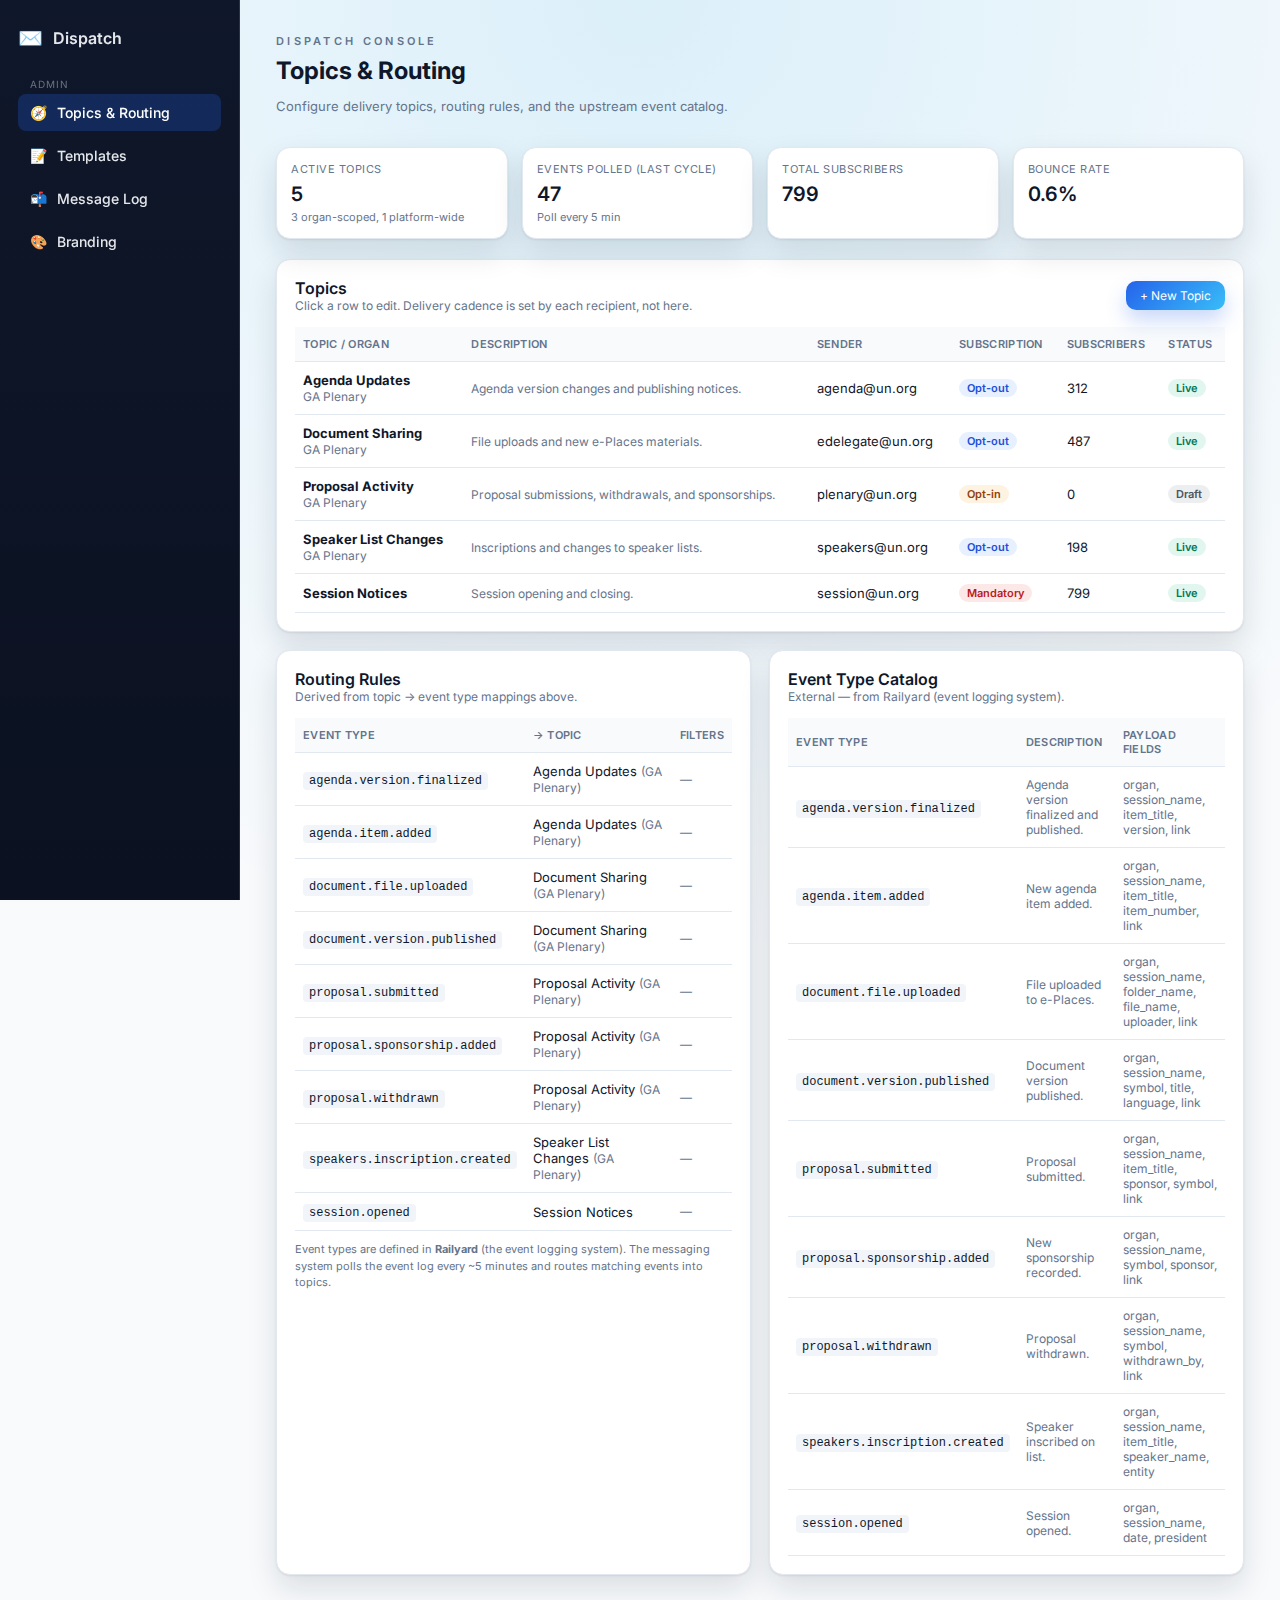
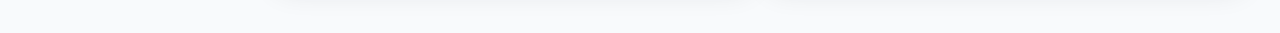
<file: index.html>
<!DOCTYPE html>
<html lang="en">
<head>
  <meta charset="UTF-8">
  <meta name="viewport" content="width=device-width, initial-scale=1.0">
  <title>Dispatch — Topics & Routing</title>
  <link href="https://fonts.googleapis.com/css2?family=Inter:wght@400;500;600;700&display=swap" rel="stylesheet">
  <link rel="stylesheet" href="styles.css">
</head>
<body data-page="topics">
  <div class="app">
    <aside class="sidebar">
      <div class="sidebar-logo">
        <span class="logo-icon">✉️</span>
        <span class="logo-text">Dispatch</span>
      </div>
      <div class="nav-section">Admin</div>
      <nav class="sidebar-nav">
        <a href="index.html" class="nav-item active">
          <span class="nav-icon">🧭</span>
          <span>Topics & Routing</span>
        </a>
        <a href="templates.html" class="nav-item">
          <span class="nav-icon">📝</span>
          <span>Templates</span>
        </a>
        <a href="messages.html" class="nav-item">
          <span class="nav-icon">📬</span>
          <span>Message Log</span>
        </a>
        <a href="branding.html" class="nav-item">
          <span class="nav-icon">🎨</span>
          <span>Branding</span>
        </a>
      </nav>
    </aside>

    <main class="main">
      <header class="page-header">
        <div>
          <div class="page-eyebrow">Dispatch Console</div>
          <h1 class="page-title">Topics & Routing</h1>
          <p class="page-subtitle">Configure delivery topics, routing rules, and the upstream event catalog.</p>
        </div>
      </header>

      <header class="summary-bar">
        <div class="summary-card">
          <div class="summary-label">Active Topics</div>
          <div class="summary-value">5</div>
          <div class="summary-trend neutral">3 organ-scoped, 1 platform-wide</div>
        </div>
        <div class="summary-card">
          <div class="summary-label">Events Polled (last cycle)</div>
          <div class="summary-value">47</div>
          <div class="summary-trend neutral">Poll every 5 min</div>
        </div>
        <div class="summary-card">
          <div class="summary-label">Total Subscribers</div>
          <div class="summary-value">799</div>
        </div>
        <div class="summary-card">
          <div class="summary-label">Bounce Rate</div>
          <div class="summary-value">0.6%</div>
        </div>
      </header>

      <!-- Topics -->
      <section class="card">
        <div class="card-header">
          <div>
            <div class="card-title">Topics</div>
            <div class="card-subtitle">Click a row to edit. Delivery cadence is set by each recipient, not here.</div>
          </div>
          <button class="button primary" id="btn-new-topic">+ New Topic</button>
        </div>
        <table class="table" id="topics-table">
          <thead>
            <tr>
              <th>Topic / Organ</th>
              <th>Description</th>
              <th>Sender</th>
              <th>Subscription</th>
              <th>Subscribers</th>
              <th>Status</th>
            </tr>
          </thead>
          <tbody></tbody>
        </table>
      </section>

      <!-- Routing -->
      <section class="grid-two">
        <div class="card">
          <div class="card-header">
            <div>
              <div class="card-title">Routing Rules</div>
              <div class="card-subtitle">Derived from topic → event type mappings above.</div>
            </div>
          </div>
          <table class="table" id="routing-table">
            <thead>
              <tr>
                <th>Event Type</th>
                <th>→ Topic</th>
                <th>Filters</th>
              </tr>
            </thead>
            <tbody></tbody>
          </table>
          <p class="footer-note">Event types are defined in <strong>Railyard</strong> (the event logging system). The messaging system polls the event log every ~5 minutes and routes matching events into topics.</p>
        </div>

        <div class="card">
          <div class="card-header">
            <div>
              <div class="card-title">Event Type Catalog</div>
              <div class="card-subtitle">External — from Railyard (event logging system).</div>
            </div>
          </div>
          <table class="table">
            <thead>
              <tr>
                <th>Event Type</th>
                <th>Description</th>
                <th>Payload Fields</th>
              </tr>
            </thead>
            <tbody id="event-catalog"></tbody>
          </table>
        </div>
      </section>
    </main>
  </div>

  <!-- Panel -->
  <div class="panel-overlay"></div>
  <div class="panel"></div>

  <script src="app.js"></script>
</body>
</html>
</file>
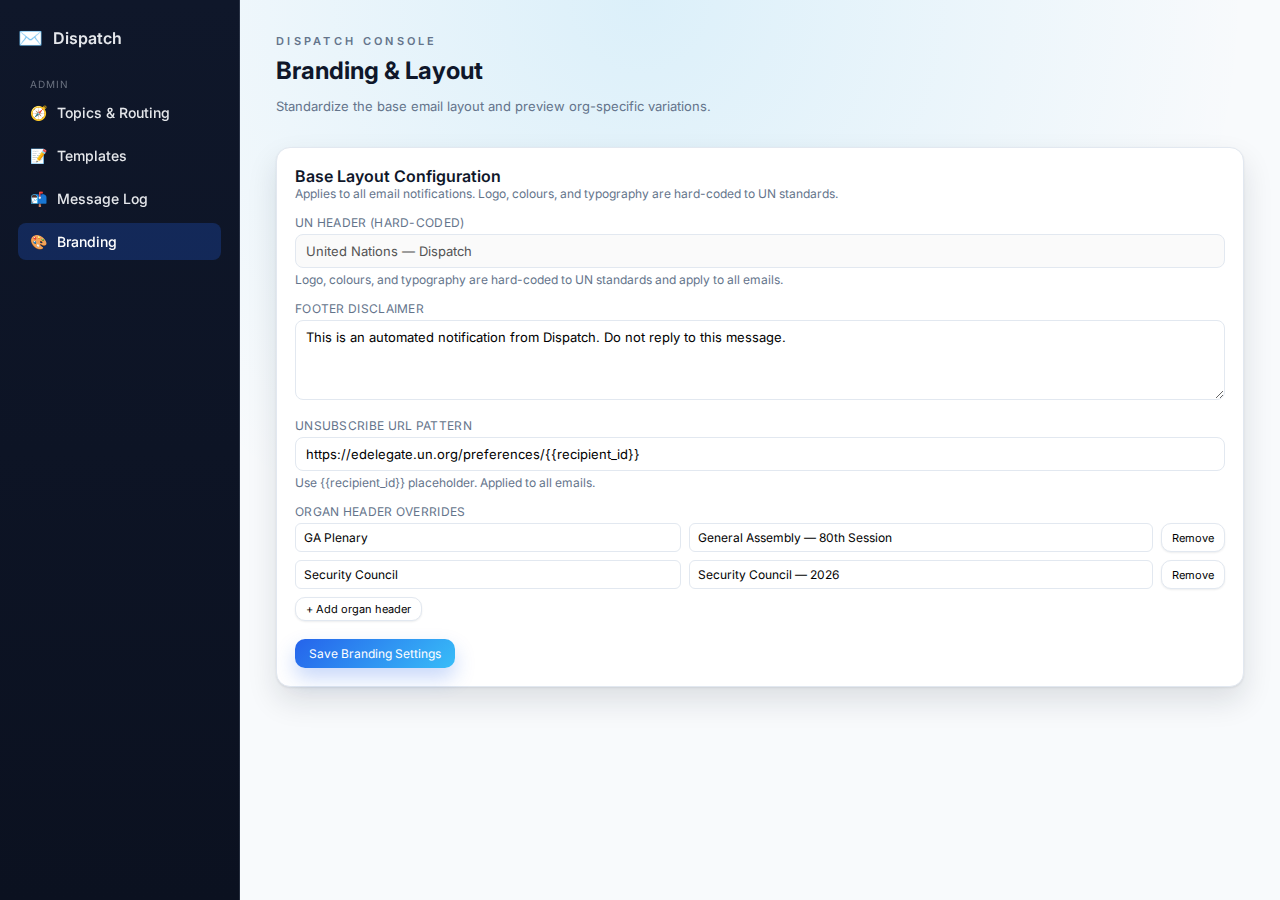
<file: branding.html>
<!DOCTYPE html>
<html lang="en">
<head>
  <meta charset="UTF-8">
  <meta name="viewport" content="width=device-width, initial-scale=1.0">
  <title>Dispatch — Branding & Layout</title>
  <link href="https://fonts.googleapis.com/css2?family=Inter:wght@400;500;600;700&display=swap" rel="stylesheet">
  <link rel="stylesheet" href="styles.css">
</head>
<body data-page="branding">
  <div class="app">
    <aside class="sidebar">
      <div class="sidebar-logo">
        <span class="logo-icon">✉️</span>
        <span class="logo-text">Dispatch</span>
      </div>
      <div class="nav-section">Admin</div>
      <nav class="sidebar-nav">
        <a href="index.html" class="nav-item">
          <span class="nav-icon">🧭</span>
          <span>Topics & Routing</span>
        </a>
        <a href="templates.html" class="nav-item">
          <span class="nav-icon">📝</span>
          <span>Templates</span>
        </a>
        <a href="messages.html" class="nav-item">
          <span class="nav-icon">📬</span>
          <span>Message Log</span>
        </a>
        <a href="branding.html" class="nav-item active">
          <span class="nav-icon">🎨</span>
          <span>Branding</span>
        </a>
      </nav>
    </aside>

    <main class="main">
      <header class="page-header">
        <div>
          <div class="page-eyebrow">Dispatch Console</div>
          <h1 class="page-title">Branding & Layout</h1>
          <p class="page-subtitle">Standardize the base email layout and preview org-specific variations.</p>
        </div>
      </header>

      <section class="card">
        <div class="card-header">
          <div>
            <div class="card-title">Base Layout Configuration</div>
            <div class="card-subtitle">Applies to all email notifications. Logo, colours, and typography are hard-coded to UN standards.</div>
          </div>
        </div>
        <div id="branding-form"></div>
      </section>

    </main>
  </div>

  <script src="app.js"></script>
</body>
</html>
</file>
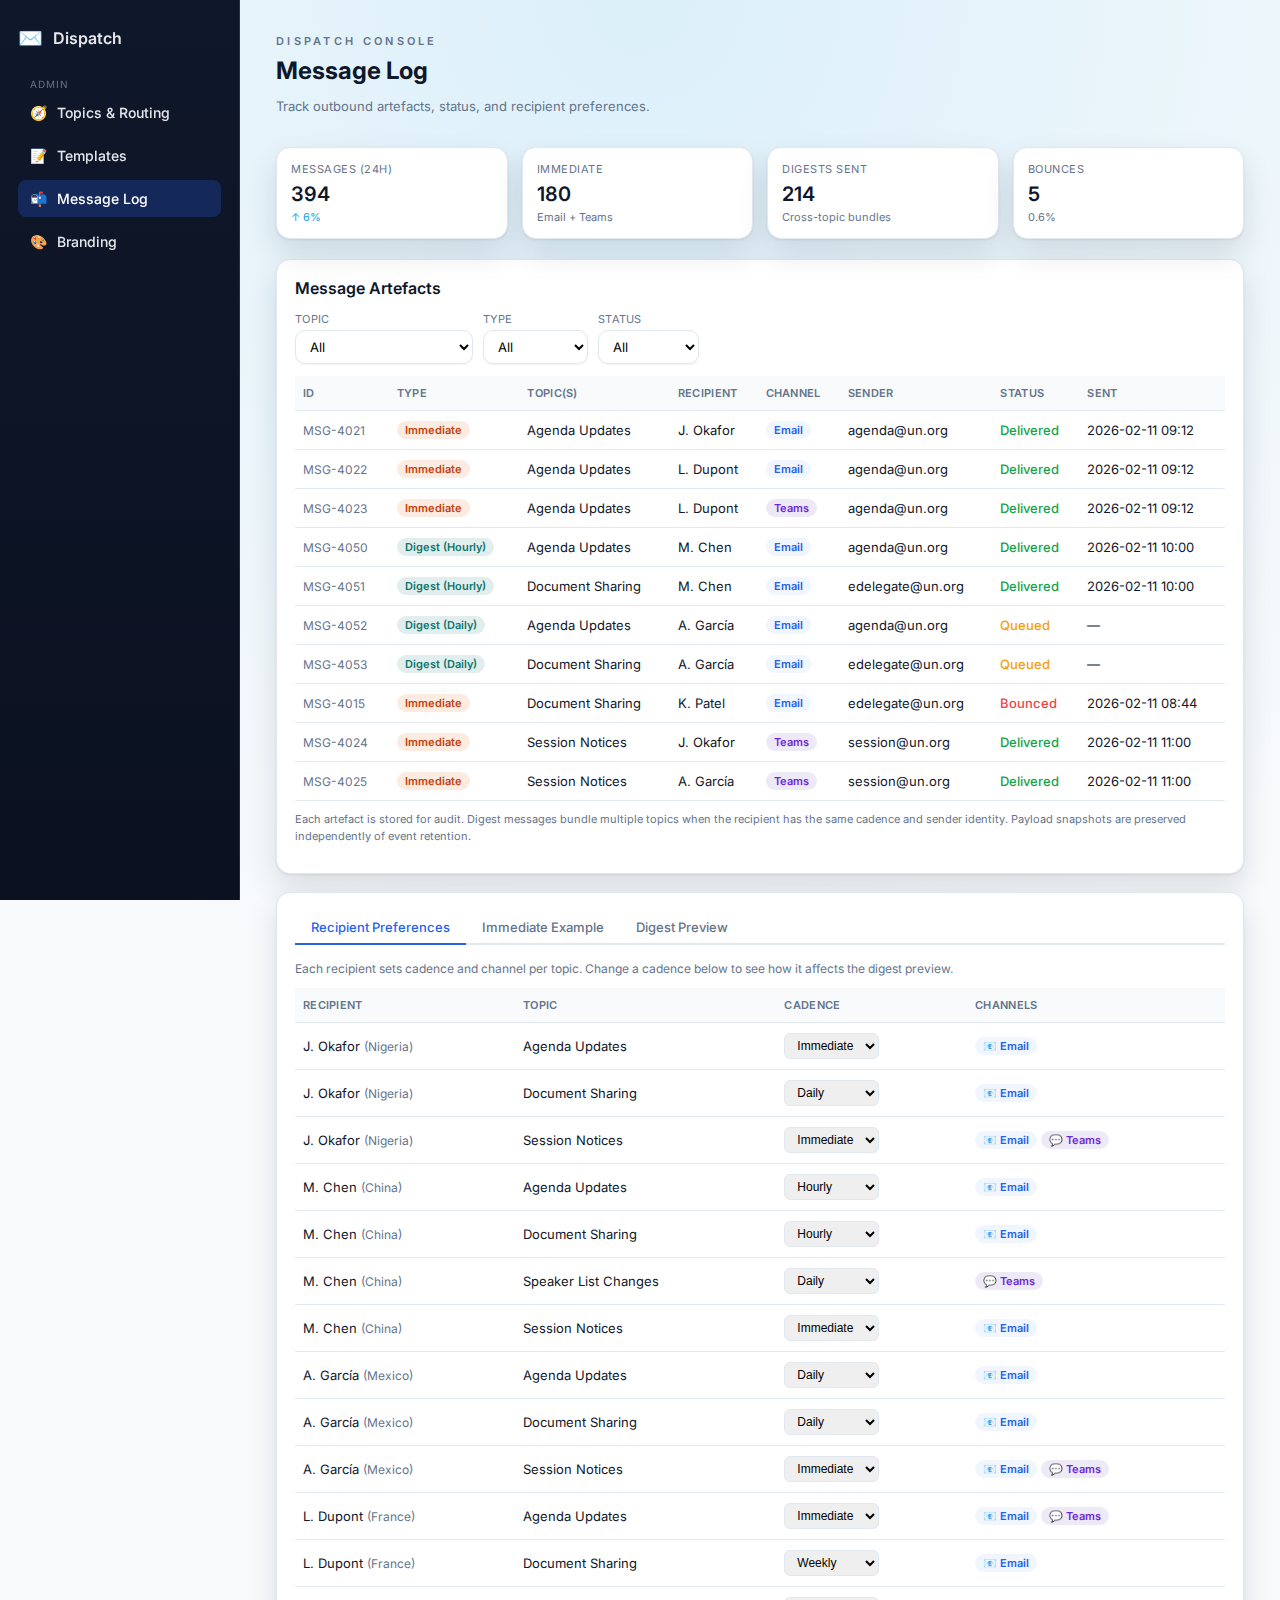
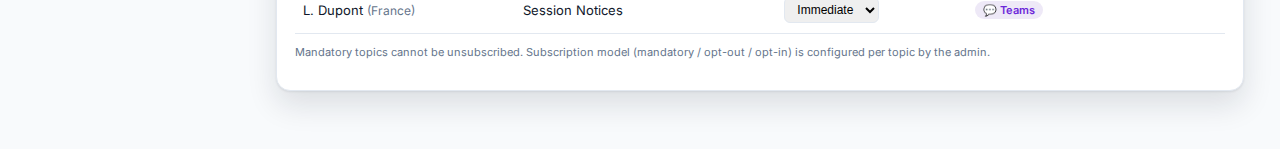
<file: messages.html>
<!DOCTYPE html>
<html lang="en">
<head>
  <meta charset="UTF-8">
  <meta name="viewport" content="width=device-width, initial-scale=1.0">
  <title>Dispatch — Message Log</title>
  <link href="https://fonts.googleapis.com/css2?family=Inter:wght@400;500;600;700&display=swap" rel="stylesheet">
  <link rel="stylesheet" href="styles.css">
</head>
<body data-page="messages">
  <div class="app">
    <aside class="sidebar">
      <div class="sidebar-logo">
        <span class="logo-icon">✉️</span>
        <span class="logo-text">Dispatch</span>
      </div>
      <div class="nav-section">Admin</div>
      <nav class="sidebar-nav">
        <a href="index.html" class="nav-item">
          <span class="nav-icon">🧭</span>
          <span>Topics & Routing</span>
        </a>
        <a href="templates.html" class="nav-item">
          <span class="nav-icon">📝</span>
          <span>Templates</span>
        </a>
        <a href="messages.html" class="nav-item active">
          <span class="nav-icon">📬</span>
          <span>Message Log</span>
        </a>
        <a href="branding.html" class="nav-item">
          <span class="nav-icon">🎨</span>
          <span>Branding</span>
        </a>
      </nav>
    </aside>

    <main class="main">
      <header class="page-header">
        <div>
          <div class="page-eyebrow">Dispatch Console</div>
          <h1 class="page-title">Message Log</h1>
          <p class="page-subtitle">Track outbound artefacts, status, and recipient preferences.</p>
        </div>
      </header>

      <header class="summary-bar">
        <div class="summary-card">
          <div class="summary-label">Messages (24h)</div>
          <div class="summary-value">394</div>
          <div class="summary-trend up">↑ 6%</div>
        </div>
        <div class="summary-card">
          <div class="summary-label">Immediate</div>
          <div class="summary-value">180</div>
          <div class="summary-trend neutral">Email + Teams</div>
        </div>
        <div class="summary-card">
          <div class="summary-label">Digests Sent</div>
          <div class="summary-value">214</div>
          <div class="summary-trend neutral">Cross-topic bundles</div>
        </div>
        <div class="summary-card">
          <div class="summary-label">Bounces</div>
          <div class="summary-value">5</div>
          <div class="summary-trend neutral">0.6%</div>
        </div>
      </header>

      <!-- Message log -->
      <section class="card">
        <div class="card-header">
          <div class="card-title">Message Artefacts</div>
        </div>
        <div class="filters" style="margin-bottom:12px">
          <div class="filter-group">
            <label>Topic</label>
            <select id="filter-msg-topic">
              <option value="">All</option>
              <option>Agenda Updates</option>
              <option>Document Sharing</option>
              <option>Proposal Activity</option>
              <option>Speaker List Changes</option>
              <option>Session Notices</option>
            </select>
          </div>
          <div class="filter-group">
            <label>Type</label>
            <select id="filter-msg-type">
              <option value="">All</option>
              <option>Immediate</option>
              <option>Digest</option>
            </select>
          </div>
          <div class="filter-group">
            <label>Status</label>
            <select id="filter-msg-status">
              <option value="">All</option>
              <option>Delivered</option>
              <option>Queued</option>
              <option>Bounced</option>
            </select>
          </div>
        </div>
        <table class="table" id="message-table">
          <thead>
            <tr>
              <th>ID</th>
              <th>Type</th>
              <th>Topic(s)</th>
              <th>Recipient</th>
              <th>Channel</th>
              <th>Sender</th>
              <th>Status</th>
              <th>Sent</th>
            </tr>
          </thead>
          <tbody></tbody>
        </table>
        <p class="footer-note">Each artefact is stored for audit. Digest messages bundle multiple topics when the recipient has the same cadence and sender identity. Payload snapshots are preserved independently of event retention.</p>
      </section>

      <!-- Tabbed section: preferences + previews -->
      <section class="card">
        <div class="tabs">
          <button class="tab active" data-tab="#tab-prefs">Recipient Preferences</button>
          <button class="tab" data-tab="#tab-immediate">Immediate Example</button>
          <button class="tab" data-tab="#tab-digest">Digest Preview</button>
        </div>

        <div class="tab-content active" id="tab-prefs">
          <div class="card-subtitle" style="margin-bottom:12px">Each recipient sets cadence and channel per topic. Change a cadence below to see how it affects the digest preview.</div>
          <table class="table" id="prefs-table">
            <thead>
              <tr>
                <th>Recipient</th>
                <th>Topic</th>
                <th>Cadence</th>
                <th>Channels</th>
              </tr>
            </thead>
            <tbody></tbody>
          </table>
          <p class="footer-note">Mandatory topics cannot be unsubscribed. Subscription model (mandatory / opt-out / opt-in) is configured per topic by the admin.</p>
        </div>

        <div class="tab-content" id="tab-immediate">
          <div class="card-subtitle" style="margin-bottom:12px">Example immediate email rendered inside the UN base layout.</div>
          <div class="template-preview" id="immediate-preview-content"></div>
        </div>

        <div class="tab-content" id="tab-digest">
          <div class="card-subtitle" style="margin-bottom:12px">Live preview of how digests render per sender identity for J. Okafor. Change cadences in the Preferences tab to update.</div>
          <div class="template-preview" id="digest-preview-content"></div>
        </div>
      </section>
    </main>
  </div>

  <script src="app.js"></script>
</body>
</html>
</file>
<file: styles.css>
:root {
  --bg: #f8fafc;
  --card: #ffffff;
  --text: #0f172a;
  --muted: #64748b;
  --border: #e2e8f0;
  --primary: #2563eb;
  --accent: #0ea5e9;
  --warning: #f59e0b;
  --danger: #ef4444;
  --success: #16a34a;
  --shadow: 0 1px 2px rgba(15, 23, 42, 0.08), 0 14px 30px rgba(15, 23, 42, 0.12);
  --radius: 14px;
  --radius-sm: 10px;
}

* { box-sizing: border-box; }

body {
  margin: 0;
  font-family: "Inter", system-ui, -apple-system, sans-serif;
  color: var(--text);
  background: radial-gradient(circle at top, rgba(14, 165, 233, 0.12), transparent 55%), var(--bg);
}

.app { display: flex; min-height: 100vh; }

/* Sidebar */
.sidebar {
  width: 240px;
  background: linear-gradient(180deg, #0f172a, #0b1120);
  color: #e5e7eb;
  padding: 26px 18px;
  flex-shrink: 0;
  position: fixed;
  top: 0;
  left: 0;
  bottom: 0;
  overflow-y: auto;
  border-right: 1px solid rgba(148, 163, 184, 0.2);
}

.sidebar-logo { display: flex; align-items: center; gap: 10px; font-weight: 600; margin-bottom: 28px; }
.logo-icon { font-size: 20px; }
.sidebar-nav { display: flex; flex-direction: column; gap: 6px; }

.nav-item {
  color: inherit;
  text-decoration: none;
  padding: 10px 12px;
  border-radius: 8px;
  display: flex;
  align-items: center;
  gap: 10px;
  font-weight: 500;
  font-size: 14px;
  transition: background 0.15s;
}

.nav-item.active, .nav-item:hover {
  background: rgba(37, 99, 235, 0.25);
  color: #fff;
}

.nav-section {
  font-size: 10px;
  text-transform: uppercase;
  letter-spacing: 1px;
  color: #6b7280;
  margin-top: 18px;
  margin-bottom: 4px;
  padding: 0 12px;
}

/* Main */
.main { flex: 1; padding: 28px 36px 40px; margin-left: 240px; max-width: 1100px; }

.page-header {
  display: flex;
  align-items: center;
  justify-content: space-between;
  gap: 16px;
  margin: 6px 0 20px;
}

.page-eyebrow {
  font-size: 11px;
  text-transform: uppercase;
  letter-spacing: 0.3em;
  color: var(--muted);
  font-weight: 600;
  margin-bottom: 8px;
}

.page-title {
  font-size: 24px;
  font-weight: 700;
  margin: 0 0 6px;
  color: var(--text);
}

.page-subtitle {
  color: var(--muted);
  font-size: 13px;
  max-width: 520px;
}

/* Summary bar */
.summary-bar {
  display: grid;
  gap: 14px;
  grid-template-columns: repeat(auto-fit, minmax(170px, 1fr));
  margin-bottom: 20px;
}

.summary-card {
  background: var(--card);
  border: 1px solid var(--border);
  border-radius: var(--radius);
  padding: 14px;
  box-shadow: var(--shadow);
}

.summary-label { color: var(--muted); font-size: 11px; margin-bottom: 6px; text-transform: uppercase; letter-spacing: 0.5px; }
.summary-value { font-size: 20px; font-weight: 600; }
.summary-value-sm { font-size: 14px; }
.summary-trend { font-size: 11px; margin-top: 4px; }
.summary-trend.up { color: var(--accent); }
.summary-trend.neutral { color: var(--muted); }

/* Cards */
.card {
  background: var(--card);
  border: 1px solid var(--border);
  border-radius: var(--radius);
  padding: 18px;
  margin-bottom: 18px;
  box-shadow: var(--shadow);
}

.card-header { display: flex; align-items: center; justify-content: space-between; margin-bottom: 14px; flex-wrap: wrap; gap: 8px; }
.card-title { font-size: 16px; font-weight: 600; }
.card-subtitle { font-size: 12px; color: var(--muted); }

/* Tables */
.table { width: 100%; border-collapse: collapse; font-size: 13px; }
.table th, .table td { text-align: left; padding: 10px 8px; border-bottom: 1px solid var(--border); }
.table th {
  color: var(--muted);
  font-weight: 600;
  font-size: 11px;
  text-transform: uppercase;
  letter-spacing: 0.3px;
  background: #f8fafc;
}
.table code { background: #f1f5f9; padding: 2px 6px; border-radius: 4px; font-size: 12px; }
.table tr { transition: background 0.1s; }
.table tbody tr:hover { background: #f8fafc; }
.table tbody tr.selected { background: #eff6ff; }

/* Badges */
.badge {
  display: inline-flex;
  align-items: center;
  gap: 4px;
  padding: 2px 8px;
  border-radius: 999px;
  font-size: 11px;
  font-weight: 600;
  white-space: nowrap;
}

.badge.immediate { background: rgba(234, 88, 12, 0.12); color: #c2410c; }
.badge.digest { background: rgba(15, 118, 110, 0.12); color: #0f766e; }
.badge.wrapper { background: rgba(107, 114, 128, 0.12); color: #4b5563; }
.badge.draft { background: rgba(107, 114, 128, 0.12); color: #4b5563; }
.badge.live { background: rgba(16, 185, 129, 0.12); color: #047857; }
.badge.mandatory { background: rgba(239, 68, 68, 0.12); color: #b91c1c; }
.badge.opt-out { background: rgba(59, 130, 246, 0.12); color: #1d4ed8; }
.badge.opt-in { background: rgba(245, 158, 11, 0.12); color: #92400e; }
.badge.email { background: rgba(59, 130, 246, 0.08); color: #2563eb; }
.badge.teams { background: rgba(118, 74, 188, 0.12); color: #6d28d9; }

/* Status */
.status-delivered { color: var(--success); font-weight: 500; }
.status-queued { color: var(--warning); font-weight: 500; }
.status-bounced { color: var(--danger); font-weight: 500; }
.status-draft { color: var(--muted); font-weight: 500; }

/* Filters */
.filters { display: flex; flex-wrap: wrap; gap: 10px; margin-bottom: 18px; align-items: flex-end; }
.filter-group { display: flex; flex-direction: column; gap: 4px; font-size: 11px; color: var(--muted); text-transform: uppercase; letter-spacing: 0.3px; }

.filter-group select, .filter-group input {
  padding: 7px 10px;
  border-radius: var(--radius-sm);
  border: 1px solid var(--border);
  font-size: 13px;
  background: #fff;
  font-family: inherit;
  box-shadow: 0 1px 2px rgba(15, 23, 42, 0.05);
}

/* Buttons */
.button {
  padding: 7px 14px;
  border-radius: var(--radius-sm);
  border: 1px solid var(--border);
  background: #fff;
  font-size: 12px;
  cursor: pointer;
  font-family: inherit;
  transition: transform 0.15s, box-shadow 0.15s, background 0.15s;
  box-shadow: 0 1px 2px rgba(15, 23, 42, 0.08);
}

.button:hover {
  background: #f1f5f9;
  transform: translateY(-1px);
}

.button.primary {
  background: linear-gradient(135deg, #2563eb, #38bdf8);
  color: #fff;
  border: none;
  box-shadow: 0 10px 20px rgba(37, 99, 235, 0.25);
}

.button.primary:hover {
  background: linear-gradient(135deg, #1d4ed8, #0ea5e9);
}

.button.danger {
  background: linear-gradient(135deg, #ef4444, #f97316);
  color: #fff;
  border: none;
}

.button.danger:hover {
  background: linear-gradient(135deg, #dc2626, #ea580c);
}

.button.sm { padding: 4px 10px; font-size: 11px; }

/* Layout helpers */
.grid-two { display: grid; grid-template-columns: 1fr 1fr; gap: 18px; }
@media (max-width: 900px) { .grid-two { grid-template-columns: 1fr; } }

.muted { color: var(--muted); font-size: 12px; }
.footer-note { font-size: 11px; color: var(--muted); margin-top: 10px; line-height: 1.5; }

/* Template preview */
.template-preview {
  background: #f8fafc;
  border: 1px dashed var(--border);
  border-radius: 8px;
  padding: 16px;
  font-size: 13px;
  line-height: 1.7;
}

.template-preview .placeholder {
  background: rgba(59, 130, 246, 0.12);
  color: #1d4ed8;
  padding: 1px 5px;
  border-radius: 3px;
  font-family: "SF Mono", "Fira Code", monospace;
  font-size: 12px;
}

.template-preview .section-header {
  font-weight: 600;
  border-bottom: 1px solid var(--border);
  padding-bottom: 6px;
  margin-bottom: 8px;
}

.template-preview .topic-section {
  margin-top: 12px;
}

.template-preview .topic-section-title {
  font-weight: 600;
  font-size: 13px;
}

/* Modal / slide-out panel */
.panel-overlay {
  display: none;
  position: fixed;
  inset: 0;
  background: rgba(0,0,0,0.3);
  z-index: 100;
}

.panel-overlay.open { display: block; }

.panel {
  display: none;
  position: fixed;
  top: 0;
  right: 0;
  bottom: 0;
  width: 500px;
  max-width: 90vw;
  background: #fff;
  box-shadow: -16px 0 40px rgba(15, 23, 42, 0.18);
  z-index: 101;
  padding: 28px;
  overflow-y: auto;
  border-left: 1px solid var(--border);
}

.panel.open { display: block; }

.panel-title { font-size: 18px; font-weight: 600; margin-bottom: 18px; }

.panel-close {
  position: absolute;
  top: 16px;
  right: 16px;
  background: none;
  border: none;
  font-size: 20px;
  cursor: pointer;
  color: var(--muted);
}

.form-group { margin-bottom: 14px; }
.form-group label { display: block; font-size: 12px; color: var(--muted); margin-bottom: 4px; text-transform: uppercase; letter-spacing: 0.3px; }
.form-group input, .form-group select, .form-group textarea {
  width: 100%;
  padding: 8px 10px;
  border-radius: 8px;
  border: 1px solid var(--border);
  font-size: 13px;
  font-family: inherit;
}
.form-group textarea { min-height: 80px; resize: vertical; }

.form-actions { display: flex; gap: 8px; margin-top: 18px; }

/* Validation */
.validation-ok { color: var(--success); font-size: 12px; }
.validation-warn { color: var(--warning); font-size: 12px; }
.validation-error { color: var(--danger); font-size: 12px; }

/* Tabs */
.tabs { display: flex; gap: 0; border-bottom: 2px solid var(--border); margin-bottom: 16px; }
.tab {
  padding: 8px 16px;
  font-size: 13px;
  font-weight: 500;
  color: var(--muted);
  cursor: pointer;
  border-bottom: 2px solid transparent;
  margin-bottom: -2px;
  transition: color 0.15s, border-color 0.15s;
  background: none;
  border-top: none;
  border-left: none;
  border-right: none;
  font-family: inherit;
}
.tab.active { color: var(--primary); border-bottom-color: var(--primary); }
.tab:hover { color: var(--text); }

.tab-content { display: none; }
.tab-content.active { display: block; }

/* Channel icons */
.channel-icon { font-size: 14px; }

/* Branding page */
.organ-rows { display: flex; flex-direction: column; gap: 8px; margin-bottom: 8px; }
.organ-row { display: grid; grid-template-columns: 1fr 1.2fr auto; gap: 8px; }
.organ-row input { padding: 6px 8px; border-radius: 6px; border: 1px solid var(--border); font-size: 12px; }

/* Field picker */
.field-picker { display: flex; flex-wrap: wrap; gap: 6px; }
.field-chip {
  border: 1px solid var(--border);
  background: #fff;
  font-size: 12px;
  padding: 4px 8px;
  border-radius: 999px;
  cursor: pointer;
}
.field-chip:hover { background: #f1f5f9; }

/* Topic filters */
.filter-rows { display: flex; flex-direction: column; gap: 8px; }
.filter-row {
  display: grid;
  grid-template-columns: 1.2fr 1fr 0.8fr 1.2fr auto;
  gap: 8px;
  align-items: center;
}
.filter-row select,
.filter-row input {
  padding: 6px 8px;
  border-radius: 6px;
  border: 1px solid var(--border);
  font-size: 12px;
  font-family: inherit;
}
.filter-row .button { padding: 4px 10px; font-size: 11px; }

.email-frame {
  border: 1px solid var(--border);
  border-radius: 12px;
  background: #fff;
  overflow: hidden;
  max-width: 520px;
  box-shadow: 0 8px 20px rgba(15, 23, 42, 0.06);
}

.email-header {
  display: flex;
  gap: 12px;
  align-items: center;
  padding: 16px;
  background: #f1f5f9;
  border-bottom: 1px solid var(--border);
}

.email-logo { font-size: 22px; }
.email-title { font-weight: 600; }
.email-organ { font-size: 12px; color: var(--muted); }

.email-body { padding: 18px; font-size: 13px; line-height: 1.6; }
.email-footer {
  padding: 14px 18px;
  font-size: 11px;
  color: var(--muted);
  border-top: 1px solid var(--border);
  background: #f8fafc;
}

.sender-label {
  font-size: 11px;
  text-transform: uppercase;
  letter-spacing: 0.5px;
  color: var(--muted);
  margin: 6px 0 6px;
}
</file>
